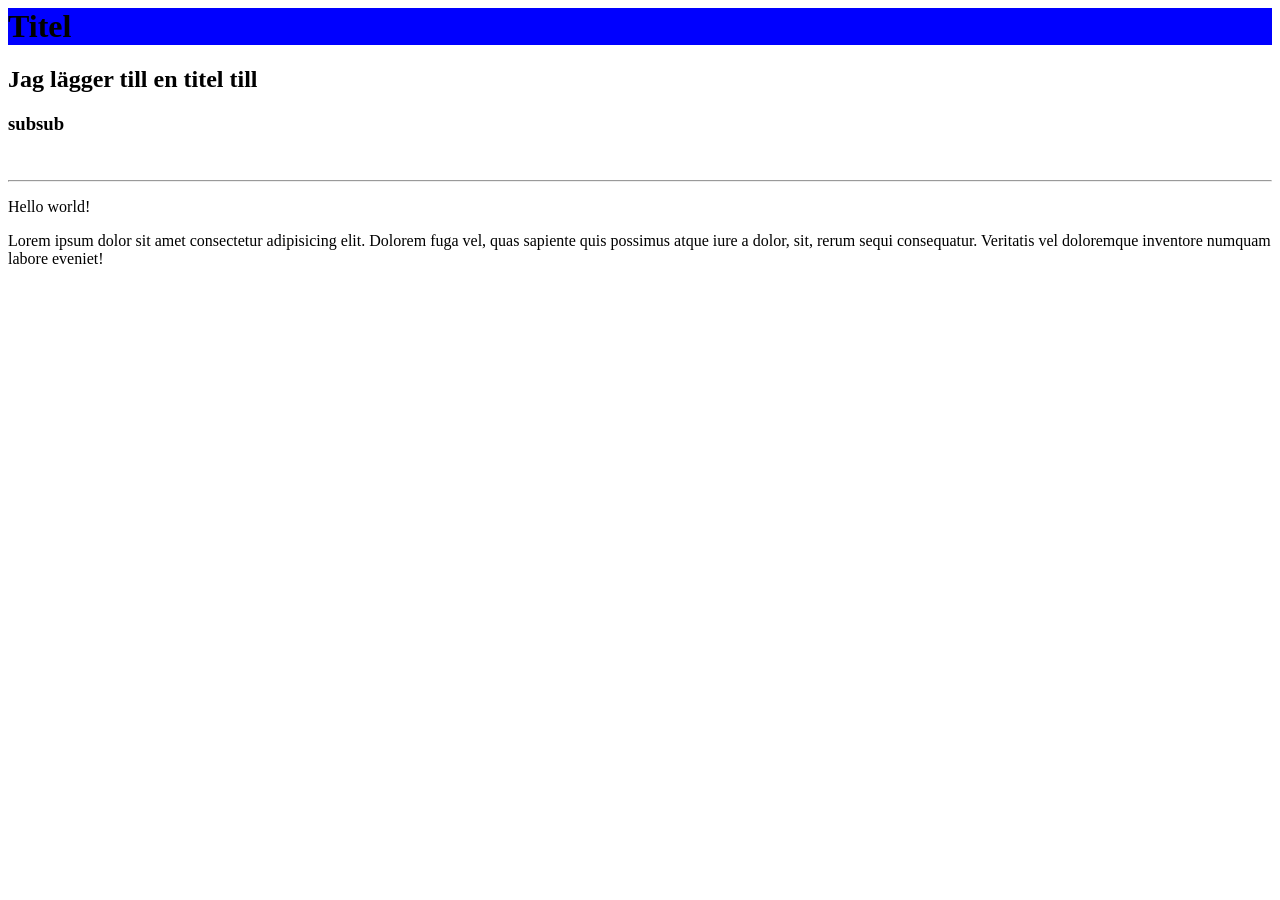
<file: 2026-09-21/index.html>
<!--css:-->
<style>
    h1 {
        background-color: blue;

    }
</style>
<!-- tryck [ctrl *] för att skriva kommentar -->
 <!-- block-kommentar
  genom att trycka [shift alt A] -->
<!--räcker att skriva "style" utan "<", tryck sen på tab-knappen-->
<!--ctrl alt och alt gr blir samma-->
<!-- men detta kan väl bli block? jajemen? -->
<body>
    
    <h1> 
        <!--#hovra över h1 för att få mer info-->
        Titel

    </h1>
    <h2>Jag lägger till en titel till</h2>
    
    <h3>
        subsub
    </h3>
    <br><!--line break-->
    <hr><!--horisontell linje-->
<!-- ny kommentar -->
    <p>Hello world!</p>
    <p>Lorem ipsum dolor sit amet consectetur adipisicing elit. Dolorem fuga vel, quas sapiente quis possimus atque iure a dolor, sit, rerum sequi consequatur. Veritatis vel doloremque inventore numquam labore eveniet!</p>

</body>
</file>
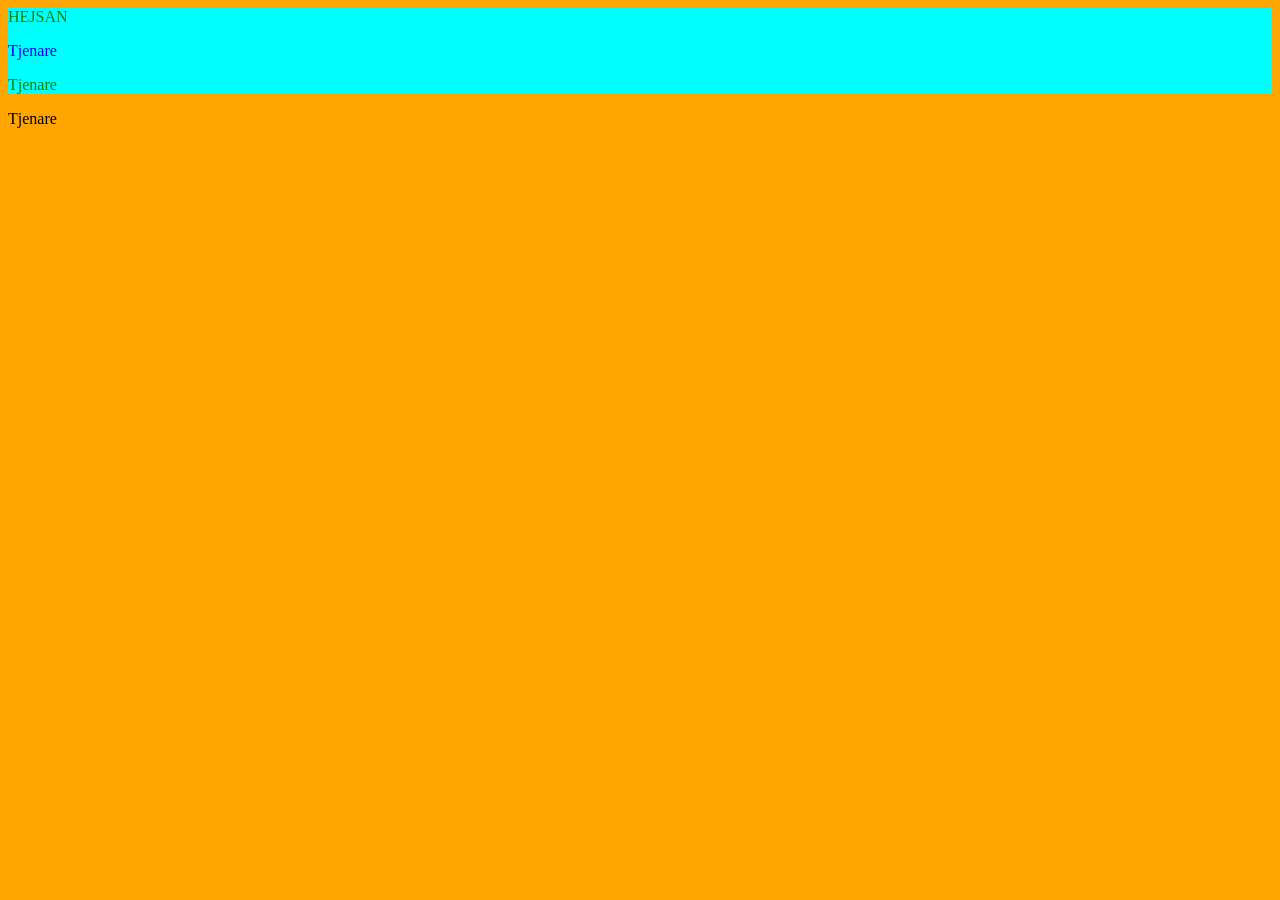
<file: 2026-09-23 lektion hemsida/index.html>
<!DOCTYPE html>
<html lang="en">
<head>
    <meta charset="UTF-8">
    <meta name="viewport" content="width=device-width, initial-scale=1.0">
    <title>Onsdagens hemsida om css-prioritering</title>
    <!--  länka till css-filen så den används i hemsidan -->
    <link rel="stylesheet" href="style.css">


    <!--internal css:
    använd <style>-taggen för att
    skriva css i html-filen  
    man kan lägga på olika ställen, t.ex. i head
    
    CASCADING: huruvida man skriver över css-filen
    beror på vad som skrivs först i html-filen
    om man flyttar ner link-raden under internal css
    så skriver filen över internal
    det syns i inspektorn, det ena är överstruket
    -det syns i inspektorn var en färg kommer ifrån
    
    -->
    <style>
        div{
            color: blue;
        }
    </style>
    
</head>

    <body>
    <!-- inline css: attribut i taggen 
     inline kör över internal och external css-->
    <div style="color:green;">
        HEJSAN
        <div>
            <p>Tjenare</p>
        </div>
        <p>Tjenare</p>

    </div>
     <p>Tjenare</p>



</body>
</html>
</file>
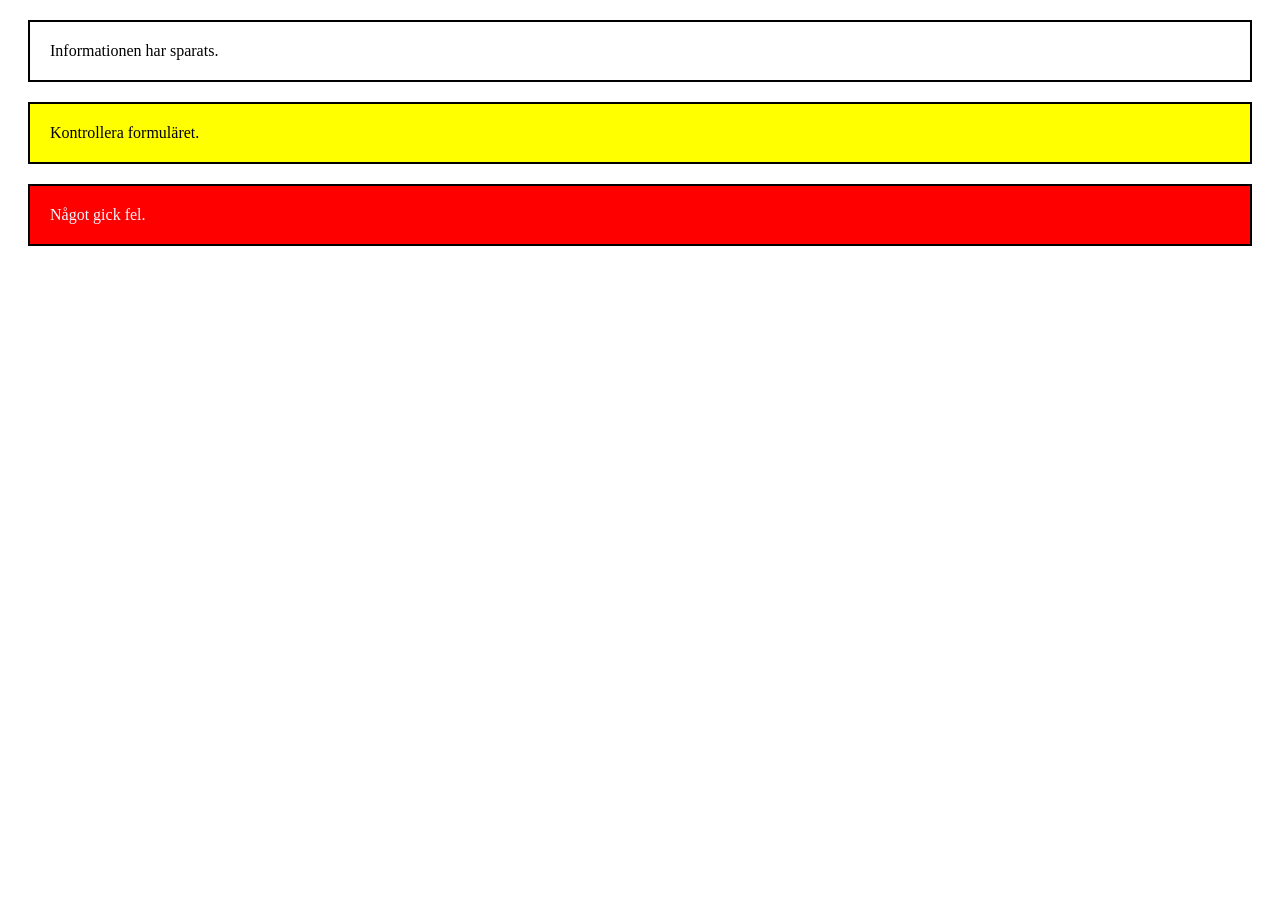
<file: 2026-09-23 övning/index.html>
<!DOCTYPE html>
<html lang="en">
<head>
    <meta charset="UTF-8">
    <meta name="viewport" content="width=device-width, initial-scale=1.0">
    <title>Document</title>
    <link rel="stylesheet" href="style.css">
</head>
<body>
    <div class="meddelande info">
        Informationen har sparats.
    </div>

    <div class="meddelande varning">
        Kontrollera formuläret.
    </div>

    <div class="meddelande fel">
        Något gick fel.
    </div>
</body>
</file>
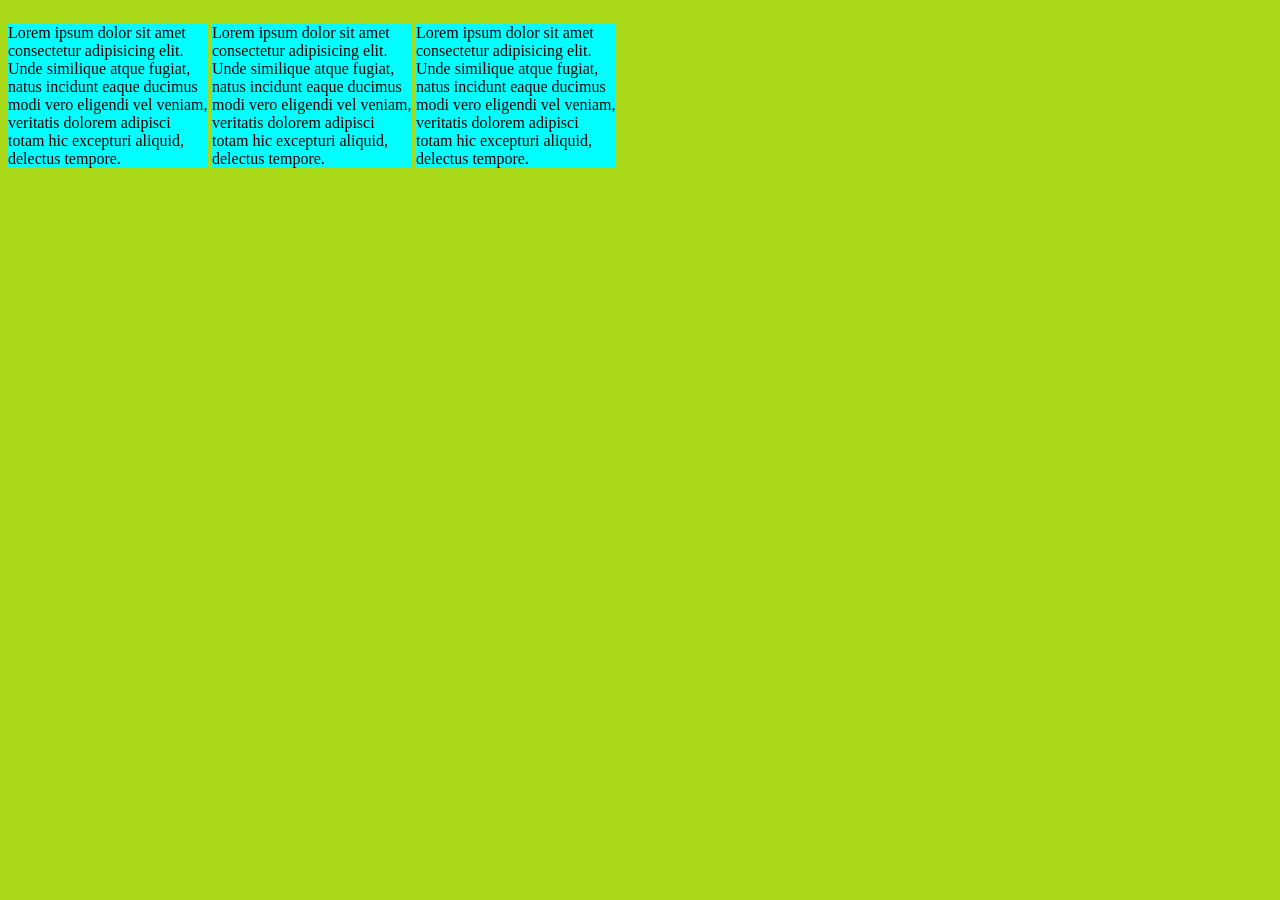
<file: 2026-09-25 @media/index.html>
<!doctype html>
<html lang="en">
    <head>
        <meta charset="UTF-8" />
        <meta
            name="viewport"
            content="width=
    , initial-scale=1.0"
        />
        <title>Document</title>
        <link rel="stylesheet" href="style/responsiveStyle.css" />
    </head>
    <body>
        <div>
            <p>
                Lorem ipsum dolor sit amet consectetur adipisicing elit. Unde
                similique atque fugiat, natus incidunt eaque ducimus modi vero
                eligendi vel veniam, veritatis dolorem adipisci totam hic
                excepturi aliquid, delectus tempore.
            </p>
        </div>
        <div>
            <p>
                Lorem ipsum dolor sit amet consectetur adipisicing elit. Unde
                similique atque fugiat, natus incidunt eaque ducimus modi vero
                eligendi vel veniam, veritatis dolorem adipisci totam hic
                excepturi aliquid, delectus tempore.
            </p>
        </div>
        <div>
            <p>
                Lorem ipsum dolor sit amet consectetur adipisicing elit. Unde
                similique atque fugiat, natus incidunt eaque ducimus modi vero
                eligendi vel veniam, veritatis dolorem adipisci totam hic
                excepturi aliquid, delectus tempore.
            </p>
        </div>
    </body>
</html>
</file>
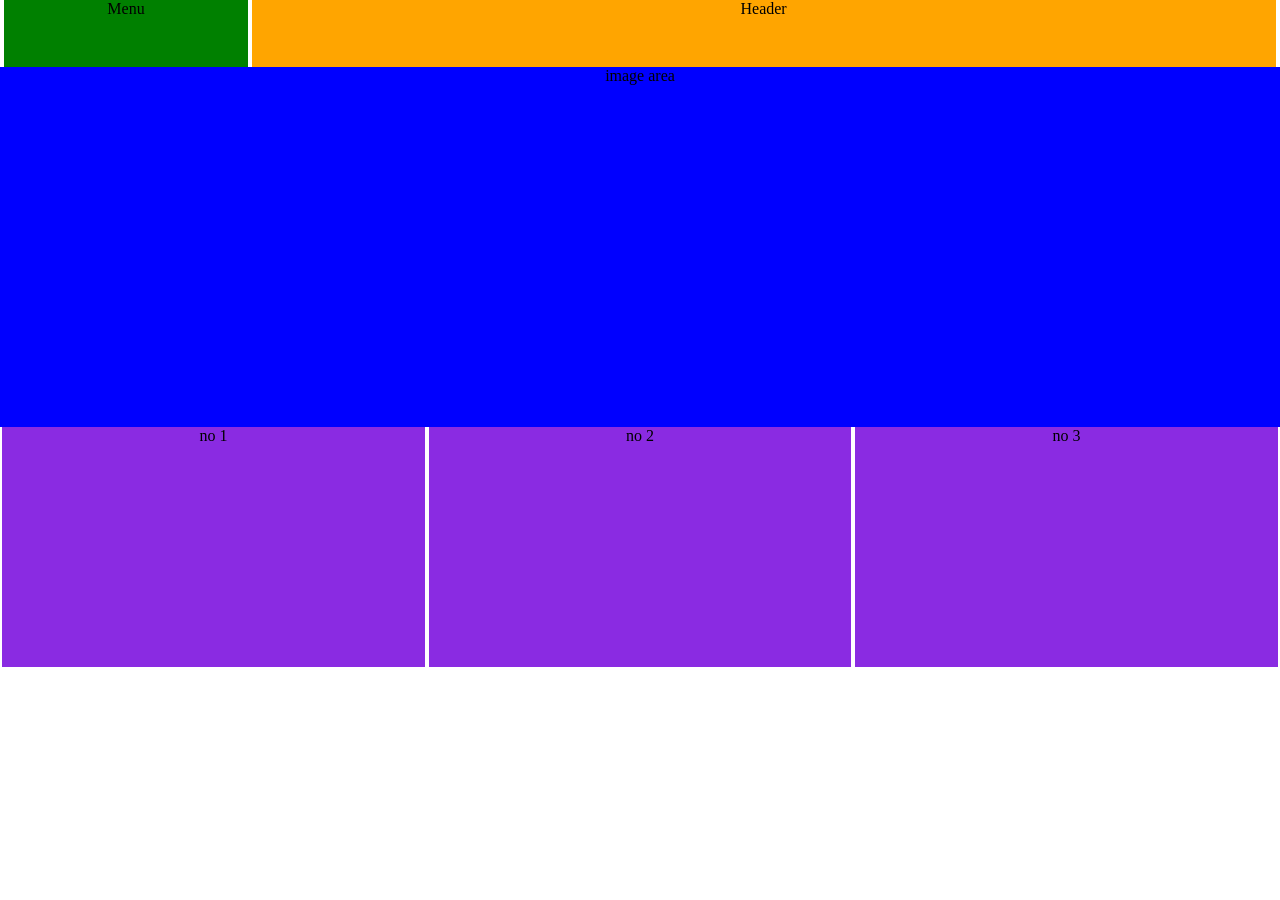
<file: 2026-09-25 övning/index.html>
<!doctype html>
<html lang="en">
    <head>
        <meta charset="UTF-8" />
        <meta name="viewport" content="width=device-width, initial-scale=1.0" />
        <title>Document</title>
        <link rel="stylesheet" href="style.css" />
    </head>
    <body>
        <nav>
            <div id="menu">Menu</div>
            <div id="header">Header</div>
        </nav>
        <main>
            <div id="oneBig">
                image area
            </div>
            <div id="buttons">
                <div class="small" id="small1">no 1</div>
                <div class="small" id="small2">no 2</div>
                <div class="small" id="small3">no 3</div>
            </div>
        </main>
    </body>
</html>
</file>
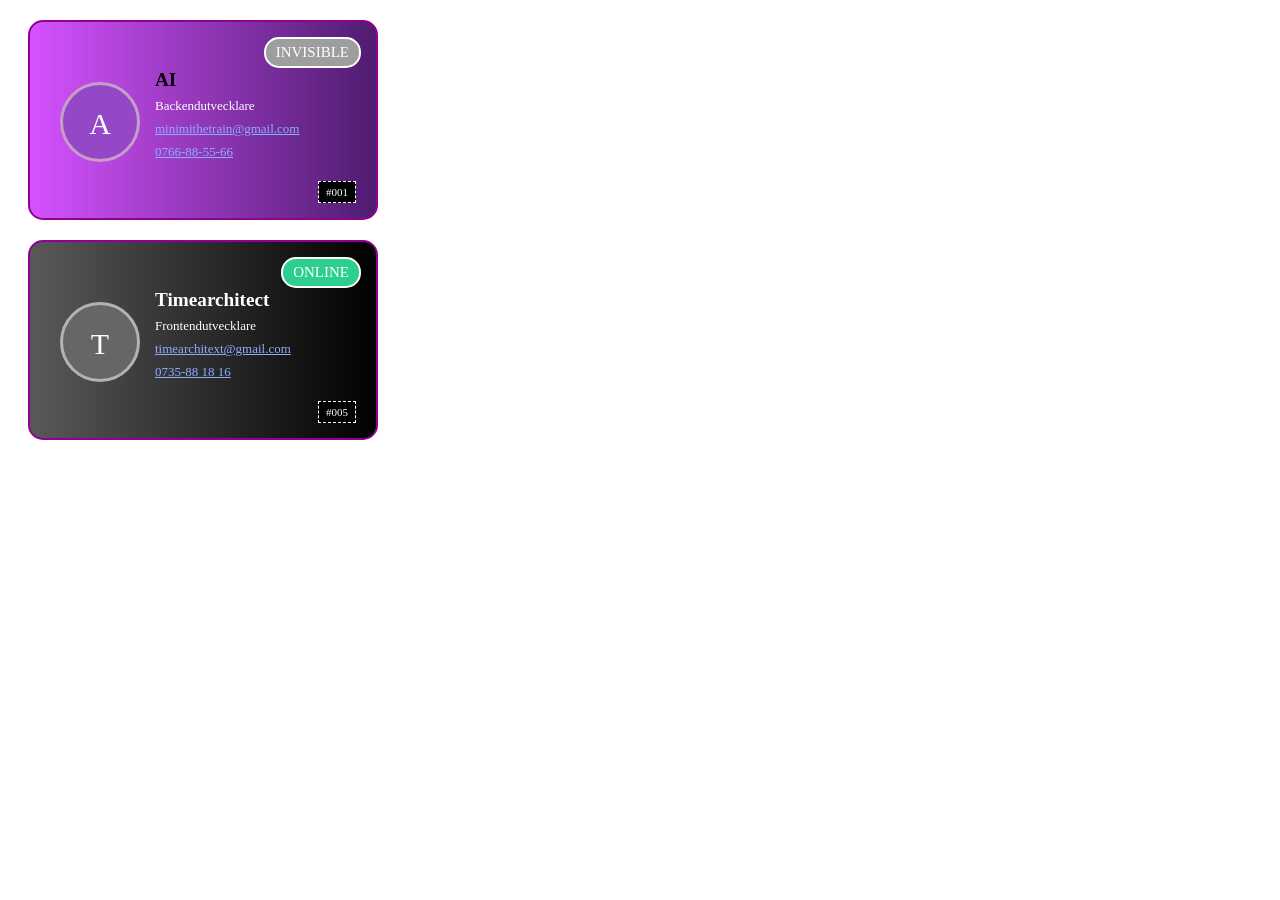
<file: Miniövning 2/index.html>
<!DOCTYPE html>
<html lang="en">
<head>
    <meta charset="UTF-8">
    <meta name="viewport" content="width=device-width, initial-scale=1.0">
    <title>Inline + internal css only</title>

    <style>
        *{
            box-sizing: border-box;
            font-family: 'Times New Roman', Times, serif;
        }
        .box{
            height: 200px;
            width: 350px;
            margin: 20px;
            border: 2px solid rgb(145, 1, 145);
            border-radius: 15px;
            position: relative;
        }
        .upperRightCorner{
            box-sizing: content-box;
            position: absolute;
            top: 15px;
            right: 15px;
            padding: 5px 10px;
            border: 2px solid white;
            background-color: rgb(158, 158, 158);
            color: white;
            font-size: 15px;
            border-radius: 15px;
        }

        .circle{
            height: 80px;
            width: 80px;
            text-align: center;
            padding:22px;
            position:absolute;
            margin: 60px 0 0 30px;
            background-color: rgb(148, 72, 199);
            border-radius: 50%;
            border: 3px solid rgb(198, 158, 198);
            font-size: 30px;
            color: white;
        }
        
        .text{
            position: absolute;
            margin: 40px 125px;
        }

        p, a{
            margin-block: 7px;
        }

        .numberBox{
            box-sizing: content-box;
            text-align: center;
            position: absolute;
            padding:4px 7px;
            right: 20px;
            bottom: 15px;
            border: 1px dashed white;
            font-size: 11px;
            color: white;
            background-color: black;

        }
        a{
            font-size: small;
            color: rgb(138, 175, 255); 
            display: block;
        }
        
    </style>
</head>


<body>
    <div class="box" style="background: #d452ff;
background: linear-gradient(90deg, rgba(212, 82, 255, 1) 0%, rgba(79, 28, 112, 1) 100%);">
        <div class="upperRightCorner">
            INVISIBLE
        </div>
        <div class="circle">
            A
        </div>
        <div class="text">
            <p style="font-size:larger;">
                <b>AI</b>
            </p>
            <p style="color: white; font-size: small;">
                Backendutvecklare
            </p>
            <a style="font-size: small; display: block;" href="mailto:minimithetrain@gmail.com">minimithetrain@gmail.com</a>
            <a style="font-size: small; display: block;" href="tel:+46766885566">0766-88-55-66</a>

        </div>
        <div class="numberBox">
            #001
        </div>
    </div>

        <div class="box" style="background: #595959;
background: linear-gradient(90deg, rgba(89, 89, 89, 1) 0%, rgba(0, 0, 0, 1) 100%);">
        <div class="upperRightCorner" style="background-color: rgb(44, 207, 142);">
            ONLINE
        </div>
        <div class="circle" style="border-color: #b3b3b3; background-color: #686565;">
            T
        </div>
        <div class="text">
            <p style="font-size:larger; color: white;" >
                <b>Timearchitect</b>
            </p>
            <p style="color: white; font-size: small;">
                Frontendutvecklare
            </p>
            <a href="timearchitext@gmail.com">timearchitext@gmail.com</a>
            <a style="font-size: small; display: block;" href="tel:+46735881866">0735-88 18 16</a>

        </div>
        <div class="numberBox">
            #005
        </div>
    </div>
 
</body>
</html>
</file>
<file: 2026-09-23 lektion hemsida/style.css>
body{
    background-color: orange;
}
/*div är en selektor*/
div{
    color: red;
    background-color: cyan;
}
</file>
<file: 2026-09-23 övning/style.css>
.meddelande{
    margin: 20px;
    padding: 20px;
    border: solid 2px black;
}

.info{
    background-color: white;
}

.varning{
    background-color: yellow;
}


.fel{
    background-color: red;
    color:aliceblue;
}
</file>
<file: 2026-09-25 @media/style/responsiveStyle.css>
:root{ /*hela sidan*/
    /*definiera variabler*/
    /*sen kan man ändra i variablen här uppe istället för att leta på flera ställen i koden för att ändra en färg*/
    --themeColor: rgb(168, 216, 24);
    --newColor: rgb(70, 70, 167);
}

body{
    /*använda variabel för body i default*/
    background-color: var(--themeColor);
}
p{ /*desktop, detta är standard*/
    background-color: cyan;
    font-size: 16px; /*default*/
}

div{ /*de ska bli sida vid sida??*/
    display: inline-block;
    width: 200px;
}
/*detta är till för att göraläsbart på mobilen */

/*när man zoomar in hela sidan ändras p-boxens width (blir mindre)*/
@media screen and (max-width: 480px) { /*phone*/
    body{
        background-color: var(--newColor);
    }
    p{
        background-color: red;
    /*font-size: 50px;*/

    }
    div{
        width: 30%;
    }

}





@media print { /*funkar inte*/
    p{
        background-color: green;
    }
}
</file>
<file: 2026-09-25 övning/style.css>
*{
    margin: 0;
    text-align: center;
}

body{
    height: 667px;
}

/*default is portrait phone view*/

nav{
    height: 10%;

}
#menu{
    background-color: green;
    height: 30%
}

#header{
    background-color: orange;
    height: 70%;
}


main{
    height: 90%;

}

#oneBig{
    background-color: blue;
    height: 61%;
}

#buttons{
    height: 39%;
}

.small{
    background-color: blueviolet;
    height: 33.3%;
}

@media  screen and (min-width: 600px) {
    nav{
        height: 10%;
        div{
            display: inline-block;
        }
        #menu{
            width: 19%;
            height: 100%;
        }
        #header{
            width: 80%;
            height: 100%;
        }
    }
    main{
        height: 90%;
        #oneBig{
            height: 60%;
        }
        #buttons{
            height: 40%;
            #small1, #small2{
                display: inline-block;
                width: 49.5%;
                height: 50%
            }
            #small3{
                height: 50%
            }
        }
    }
}

@media screen and (min-width: 992px) {
    nav{
        height: 10%;
        div{
            display: inline-block;
        }
        #menu{
            width: 19%;
            height: 100%;
        }
        #header{
            width: 80%;
            height: 100%;
        }
    }
    main{
        height: 90%;
        #oneBig{
            height: 60%;
        }
        #buttons{
            height: 40%;
            #small1, #small2, #small3{
                display: inline-block;
                width: 33%;
                height: 100%;
            }
        }
    }
}
</file>
